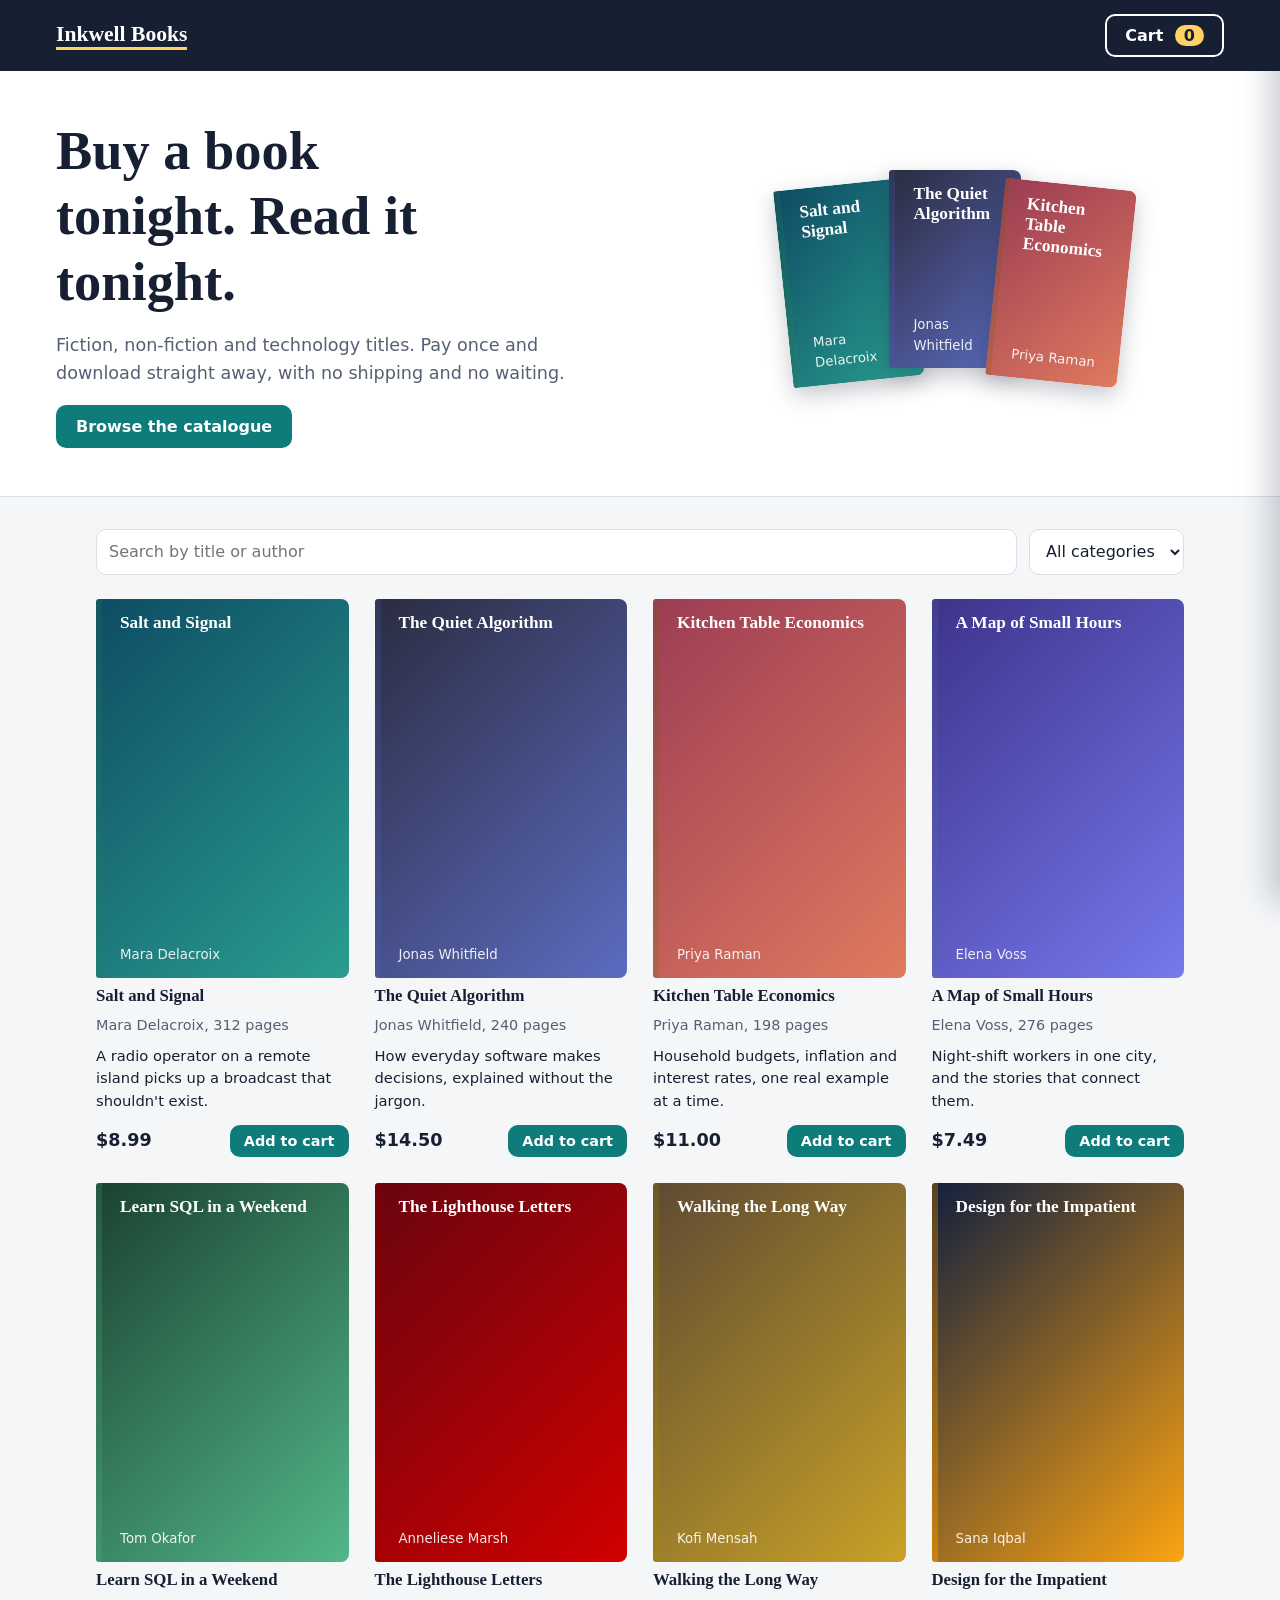
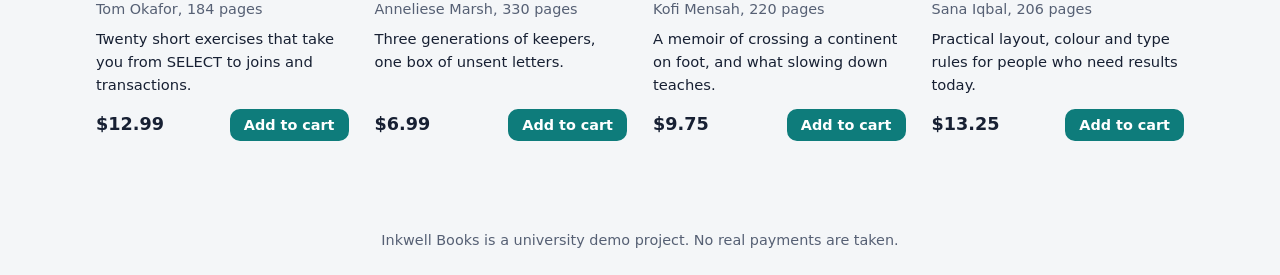
<file: inkwell/public/index.html>
<!doctype html>
<html lang="en">
<head>
  <meta charset="utf-8">
  <meta name="viewport" content="width=device-width,initial-scale=1">
  <title>Inkwell Books | E-books you can download today</title>
  <link rel="stylesheet" href="css/style.css">
</head>
<body>
  <header class="bar">
    <a class="brand" href="index.html">Inkwell Books</a>
    <div class="nav"><div id="nav-user" class="nav"></div><button id="open-cart" class="btn ghost">Cart <span id="cart-count">0</span></button></div>
  </header>

  <section class="hero">
    <div>
      <h1>Buy a book tonight. Read it tonight.</h1>
      <p>Fiction, non-fiction and technology titles. Pay once and download straight away, with no shipping and no waiting.</p>
      <a class="btn" href="#catalog">Browse the catalogue</a>
    </div>
    <div class="stack" id="hero-stack" aria-hidden="true"></div>
  </section>

  <main id="catalog">
    <div class="tools">
      <input id="q" type="search" placeholder="Search by title or author" aria-label="Search books">
      <select id="cat" aria-label="Filter by category"></select>
    </div>
    <div id="grid" class="grid"></div>
    <p id="empty" hidden>No books match your search. Try a different word or category.</p>
  </main>

  <div id="overlay"></div>
  <aside id="drawer" aria-label="Shopping cart">
    <div class="drawer-head"><h2>Your cart</h2><button id="close-cart" class="linkbtn" style="color:var(--ink)">Close</button></div>
    <ul id="cart-items"></ul>
    <div class="drawer-foot">
      <div class="total"><span>Total</span><span id="cart-total">$0.00</span></div>
      <a id="go-checkout" class="btn" href="checkout.html" hidden>Go to checkout</a>
    </div>
  </aside>

  <footer>Inkwell Books is a university demo project. No real payments are taken.</footer>
  <script src="js/cart.js"></script>
  <script src="js/app.js"></script>
</body>
</html>
</file>
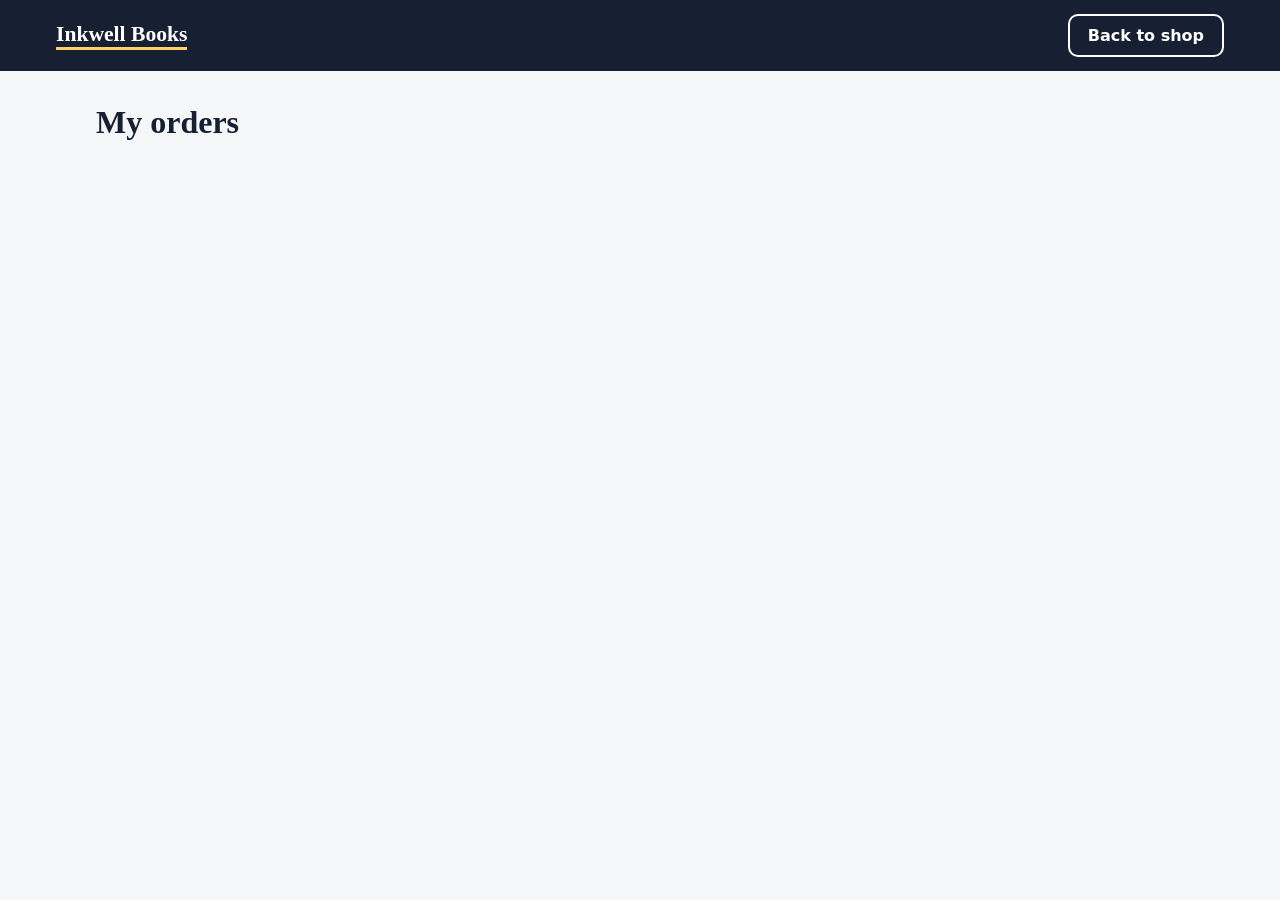
<file: inkwell/public/account.html>
<!doctype html>
<html lang="en">
<head>
  <meta charset="utf-8">
  <meta name="viewport" content="width=device-width,initial-scale=1">
  <title>My orders | Inkwell Books</title>
  <link rel="stylesheet" href="css/style.css">
</head>
<body>
  <header class="bar"><a class="brand" href="index.html">Inkwell Books</a><div class="nav"><div id="nav-user" class="nav"></div><a class="btn ghost" href="index.html">Back to shop</a></div></header>
  <main>
    <h1 style="margin-bottom:6px">My orders</h1>
    <p id="hello" class="meta" style="margin-bottom:22px"></p>
    <div id="orders"></div>
  </main>
  <script src="js/cart.js"></script>
  <script src="js/account.js"></script>
</body>
</html>
</file>
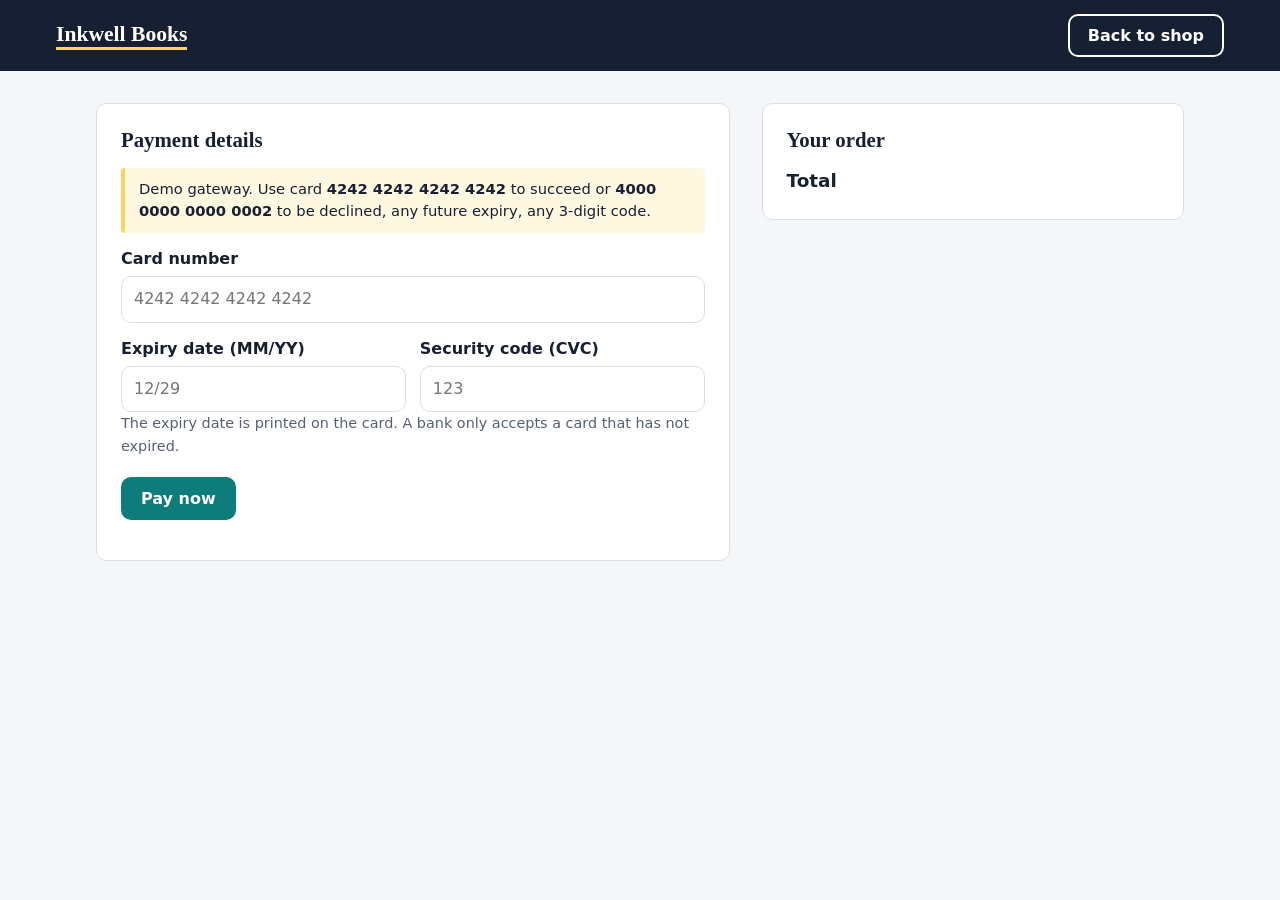
<file: inkwell/public/checkout.html>
<!doctype html>
<html lang="en">
<head>
  <meta charset="utf-8">
  <meta name="viewport" content="width=device-width,initial-scale=1">
  <title>Checkout | Inkwell Books</title>
  <link rel="stylesheet" href="css/style.css">
</head>
<body>
  <header class="bar"><a class="brand" href="index.html">Inkwell Books</a><div class="nav"><div id="nav-user" class="nav"></div><a class="btn ghost" href="index.html">Back to shop</a></div></header>
  <main>
    <div id="checkout" class="checkout">
      <form id="pay-form" class="panel" autocomplete="on" novalidate>
        <h2>Payment details</h2>
        <p id="who" class="meta"></p>
        <p class="notice">Demo gateway. Use card <strong>4242 4242 4242 4242</strong> to succeed or <strong>4000 0000 0000 0002</strong> to be declined, any future expiry, any 3-digit code.</p>
        <label for="number">Card number</label>
        <input id="number" inputmode="numeric" autocomplete="cc-number" placeholder="4242 4242 4242 4242" required>
        <div class="row">
          <div><label for="exp">Expiry date (MM/YY)</label><input id="exp" inputmode="numeric" autocomplete="cc-exp" placeholder="12/29" required></div>
          <div><label for="cvc">Security code (CVC)</label><input id="cvc" inputmode="numeric" autocomplete="cc-csc" maxlength="4" placeholder="123" required></div>
        </div>
        <p class="meta">The expiry date is printed on the card. A bank only accepts a card that has not expired.</p>
        <p style="margin-top:20px"><button id="pay" class="btn" type="submit">Pay now</button></p>
        <p id="msg" role="status"></p>
      </form>
      <section class="panel">
        <h2>Your order</h2>
        <div id="summary"></div>
        <div class="total" style="margin-top:14px"><span>Total</span><span id="total"></span></div>
      </section>
    </div>
  </main>
  <script src="js/cart.js"></script>
  <script src="js/checkout.js"></script>
</body>
</html>
</file>
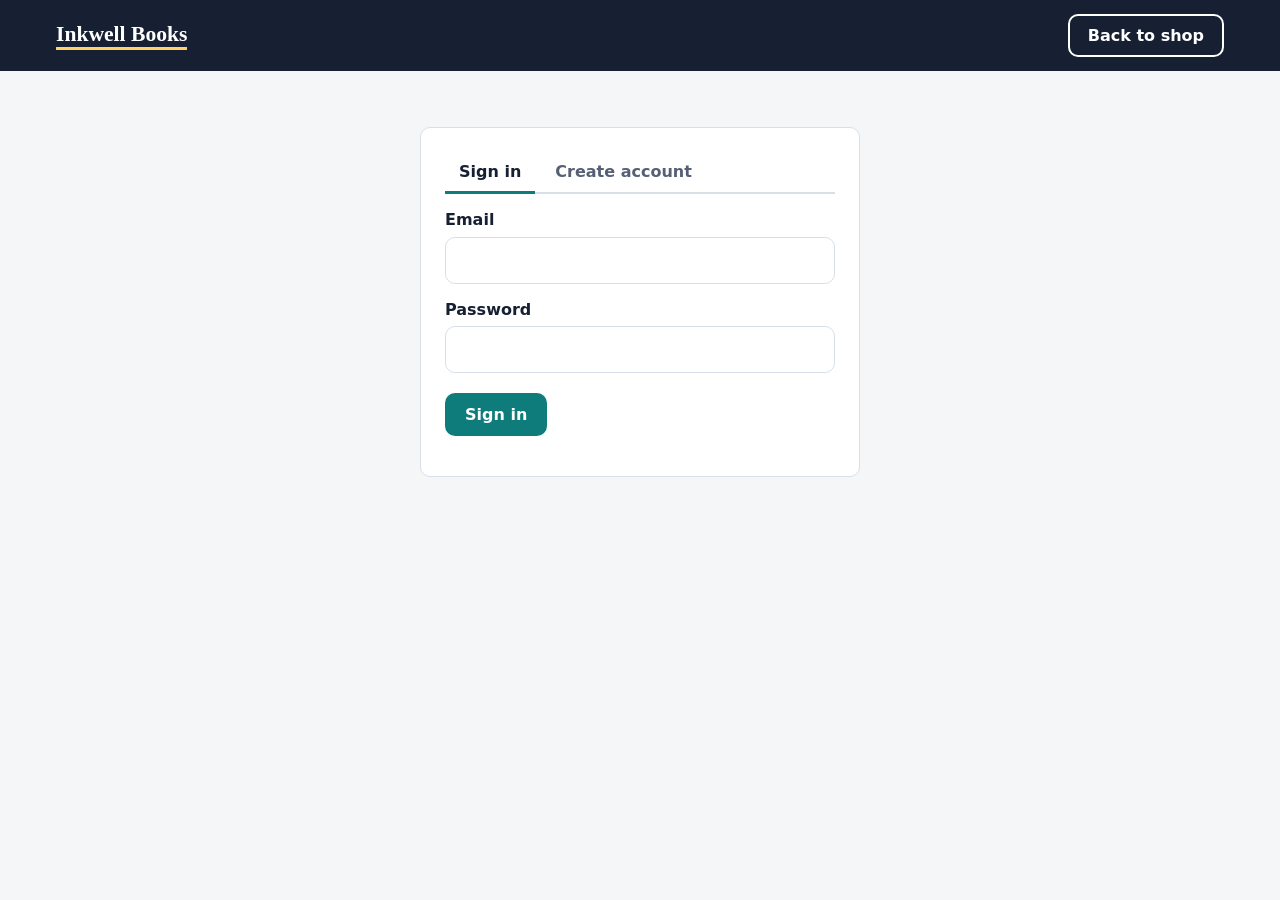
<file: inkwell/public/login.html>
<!doctype html>
<html lang="en">
<head>
  <meta charset="utf-8">
  <meta name="viewport" content="width=device-width,initial-scale=1">
  <title>Sign in | Inkwell Books</title>
  <link rel="stylesheet" href="css/style.css">
</head>
<body>
  <header class="bar"><a class="brand" href="index.html">Inkwell Books</a><div class="nav"><div id="nav-user" class="nav"></div><a class="btn ghost" href="index.html">Back to shop</a></div></header>
  <main>
    <div class="panel auth">
      <div class="tabs">
        <button id="tab-in" class="tab on" type="button">Sign in</button>
        <button id="tab-up" class="tab" type="button">Create account</button>
      </div>
      <form id="auth-form" novalidate>
        <div id="name-row" hidden><label for="name">Full name</label><input id="name" autocomplete="name" maxlength="80"></div>
        <label for="email">Email</label>
        <input id="email" type="email" autocomplete="email" maxlength="120" required>
        <label for="password">Password</label>
        <input id="password" type="password" autocomplete="current-password" maxlength="72" required>
        <p id="pw-hint" class="meta" hidden>Use 8 to 72 characters.</p>
        <p style="margin-top:20px"><button id="submit" class="btn" type="submit">Sign in</button></p>
        <p id="msg" role="status"></p>
      </form>
    </div>
  </main>
  <script src="js/cart.js"></script>
  <script src="js/auth.js"></script>
</body>
</html>
</file>
<file: inkwell/public/css/style.css>
/* ---- Theme: change these values to restyle the whole site ---- */
:root{
  --ink:#172033; --muted:#566074; --paper:#f4f6f8; --card:#ffffff; --line:#d9dfe8;
  --accent:#0e7c7b; --accent-dark:#095a59; --mark:#ffd166; --bad:#b3263e; --good:#1b7a43;
  --radius:10px;
  --serif:Georgia,"Times New Roman",serif;
  --sans:system-ui,-apple-system,"Segoe UI",Roboto,sans-serif;
}
*{box-sizing:border-box}
body{margin:0;font:16px/1.55 var(--sans);color:var(--ink);background:var(--paper)}
a{color:var(--accent-dark)}
:focus-visible{outline:3px solid var(--mark);outline-offset:2px}
h1,h2,h3{font-family:var(--serif);line-height:1.2;margin:0}

.bar{display:flex;justify-content:space-between;align-items:center;padding:14px clamp(16px,5vw,56px);background:var(--ink);color:#fff;position:sticky;top:0;z-index:5}
.brand{font:700 1.35rem var(--serif);color:#fff;text-decoration:none;border-bottom:3px solid var(--mark)}
.btn{font:600 1rem var(--sans);padding:10px 18px;border-radius:var(--radius);border:2px solid var(--accent);background:var(--accent);color:#fff;cursor:pointer;text-decoration:none;display:inline-block}
.btn:hover{background:var(--accent-dark);border-color:var(--accent-dark)}
.btn:disabled{opacity:.6;cursor:wait}
.btn.ghost{background:transparent;border-color:#fff;color:#fff}
.btn.ghost:hover{background:#ffffff22}
.btn.small{padding:6px 12px;font-size:.9rem}
.btn.outline{background:transparent;color:var(--accent-dark)}
.btn.outline:hover{background:#0e7c7b14}
#cart-count{background:var(--mark);color:var(--ink);border-radius:99px;padding:1px 9px;margin-left:6px;font-weight:700}

.hero{display:grid;grid-template-columns:1.1fr .9fr;gap:32px;align-items:center;padding:48px clamp(16px,5vw,56px);background:#fff;border-bottom:1px solid var(--line)}
.hero h1{font-size:clamp(2rem,4.5vw,3.4rem);max-width:15ch}
.hero p{color:var(--muted);max-width:46ch;font-size:1.1rem}
.stack{display:flex;justify-content:center;gap:0;padding:10px}
.stack .cover{width:132px;margin-left:-26px;box-shadow:0 8px 22px #17203340}
.stack .cover:nth-child(1){transform:rotate(-6deg)}
.stack .cover:nth-child(2){transform:translateY(-14px)}
.stack .cover:nth-child(3){transform:rotate(6deg)}

main{padding:32px clamp(16px,5vw,56px) 64px;max-width:1200px;margin:auto}
.tools{display:flex;gap:12px;flex-wrap:wrap;margin-bottom:24px}
input,select{font:inherit;padding:10px 12px;border:1.5px solid var(--line);border-radius:var(--radius);background:#fff;color:var(--ink)}
input[type=search]{flex:1 1 240px}
.grid{display:grid;grid-template-columns:repeat(auto-fill,minmax(200px,1fr));gap:26px}
.book{display:flex;flex-direction:column;gap:8px}
.book h3{font-size:1.05rem}
.meta{color:var(--muted);font-size:.9rem;margin:0}
.desc{font-size:.92rem;margin:0;flex:1}
.buy{display:flex;justify-content:space-between;align-items:center;margin-top:4px}
.price{font-weight:700;font-size:1.1rem}

.cover{aspect-ratio:2/3;border-radius:3px 8px 8px 3px;padding:14px 12px 12px 18px;display:flex;flex-direction:column;justify-content:space-between;color:#fff;
  background:linear-gradient(135deg,var(--c1),var(--c2));border-left:6px solid #00000033;overflow:hidden}
.cover b{font:700 1.08rem/1.15 var(--serif)}
.cover small{opacity:.9}

/* cart drawer */
#overlay{position:fixed;inset:0;background:#17203380;opacity:0;pointer-events:none;transition:opacity .2s;z-index:10}
#drawer{position:fixed;top:0;right:0;height:100%;width:min(400px,100%);background:#fff;z-index:11;transform:translateX(100%);transition:transform .25s;display:flex;flex-direction:column;box-shadow:-8px 0 30px #17203340}
body.cart-open #overlay{opacity:1;pointer-events:auto}
body.cart-open #drawer{transform:none}
.drawer-head,.drawer-foot{padding:18px 20px;display:flex;justify-content:space-between;align-items:center}
.drawer-head{border-bottom:1px solid var(--line)}
.drawer-foot{border-top:1px solid var(--line);flex-direction:column;align-items:stretch;gap:12px}
#cart-items{flex:1;overflow:auto;padding:8px 20px;list-style:none;margin:0}
#cart-items li,.line{display:flex;gap:12px;align-items:center;padding:12px 0;border-bottom:1px solid var(--line)}
.line .grow,#cart-items .grow{flex:1}
.mini{width:44px;flex:none}
.mini.cover{padding:0;border-left-width:3px}
.linkbtn{background:none;border:0;color:var(--bad);cursor:pointer;font:inherit;text-decoration:underline}
.total{display:flex;justify-content:space-between;font-weight:700;font-size:1.15rem}

/* checkout */
.checkout{display:grid;grid-template-columns:1.2fr .8fr;gap:32px;align-items:start}
.panel{background:#fff;border:1px solid var(--line);border-radius:var(--radius);padding:24px}
.panel h2{font-size:1.3rem;margin-bottom:14px}
label{display:block;font-weight:600;margin:14px 0 4px}
.panel input{width:100%}
.row{display:grid;grid-template-columns:1fr 1fr;gap:14px}
.notice{background:#fff8e1;border-left:4px solid var(--mark);padding:10px 14px;border-radius:4px;font-size:.92rem;margin-bottom:6px}
#msg{margin-top:14px;font-weight:600}
#msg.err{color:var(--bad)}
.success h2{color:var(--good)}
.success ul{padding-left:18px}
.success li{margin:6px 0}
footer{text-align:center;color:var(--muted);font-size:.9rem;padding:24px}

@media (max-width:760px){.hero,.checkout{grid-template-columns:1fr}.stack{order:-1}}
@media (prefers-reduced-motion:reduce){*{transition:none!important}}

/* header navigation + account pages */
.nav{display:flex;align-items:center;gap:16px}
.nav a:not(.btn){color:#fff}
.nav .linkbtn{color:#fff}
.who{opacity:.85;font-size:.95rem}
.auth{max-width:440px;margin:24px auto}
.tabs{display:flex;gap:6px;margin-bottom:8px;border-bottom:2px solid var(--line)}
.tab{font:600 1rem var(--sans);background:none;border:0;padding:10px 14px;cursor:pointer;color:var(--muted);border-bottom:3px solid transparent;margin-bottom:-2px}
.tab.on{color:var(--ink);border-bottom-color:var(--accent)}
.order{margin-bottom:18px}
.order-head,.order-foot{display:flex;justify-content:space-between;align-items:center;gap:12px}
.order-head h2{margin:0;font-size:1.1rem}
.order-items{list-style:none;margin:14px 0;padding:0}
.order-items li{display:flex;align-items:center;gap:14px;padding:9px 0;border-top:1px solid var(--line)}
.order-items .grow{flex:1}
.chip{padding:3px 12px;border-radius:99px;font-size:.85rem;font-weight:700;background:#e8ecf2}
.chip.paid{background:#d9f2e3;color:var(--good)}
.chip.failed{background:#fbe1e5;color:var(--bad)}
@media (max-width:560px){.nav{gap:10px;flex-wrap:wrap;justify-content:flex-end}.who{display:none}}
</file>
